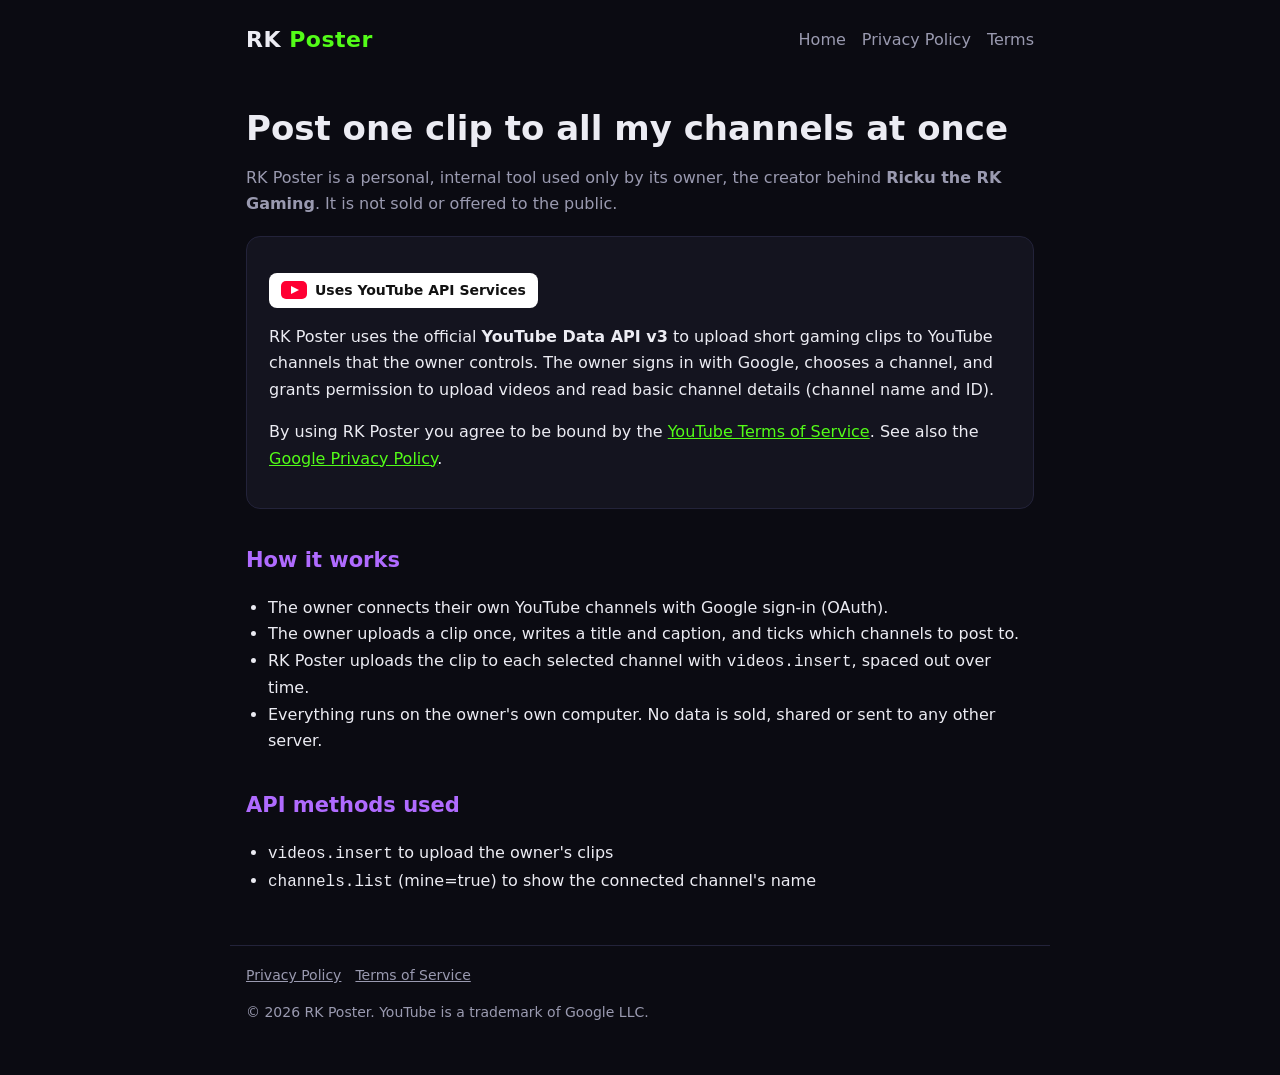
<file: index.html>
<!doctype html>
<html lang="en">
<head>
<meta charset="utf-8">
<meta name="viewport" content="width=device-width,initial-scale=1">
<title>RK Poster</title>
<link rel="stylesheet" href="style.css">
</head>
<body>
<header>
  <a class="logo" href="index.html">RK <span>Poster</span></a>
  <nav><a href="index.html">Home</a><a href="privacy.html">Privacy Policy</a><a href="terms.html">Terms</a></nav>
</header>
<main>
  <h1>Post one clip to all my channels at once</h1>
  <p class="muted">RK Poster is a personal, internal tool used only by its owner, the creator behind
  <b>Ricku the RK Gaming</b>. It is not sold or offered to the public.</p>

  <div class="card">
    <p><span class="yt"><i></i>Uses YouTube API Services</span></p>
    <p>RK Poster uses the official <b>YouTube Data API v3</b> to upload short gaming clips to YouTube channels
    that the owner controls. The owner signs in with Google, chooses a channel, and grants permission to
    upload videos and read basic channel details (channel name and ID).</p>
    <p>By using RK Poster you agree to be bound by the
    <a href="https://www.youtube.com/t/terms" target="_blank" rel="noopener">YouTube Terms of Service</a>.
    See also the <a href="https://policies.google.com/privacy" target="_blank" rel="noopener">Google Privacy Policy</a>.</p>
  </div>

  <h2>How it works</h2>
  <ul>
    <li>The owner connects their own YouTube channels with Google sign-in (OAuth).</li>
    <li>The owner uploads a clip once, writes a title and caption, and ticks which channels to post to.</li>
    <li>RK Poster uploads the clip to each selected channel with <code>videos.insert</code>, spaced out over time.</li>
    <li>Everything runs on the owner's own computer. No data is sold, shared or sent to any other server.</li>
  </ul>

  <h2>API methods used</h2>
  <ul>
    <li><code>videos.insert</code> to upload the owner's clips</li>
    <li><code>channels.list</code> (mine=true) to show the connected channel's name</li>
  </ul>
</main>
<footer>
  <a href="privacy.html">Privacy Policy</a><a href="terms.html">Terms of Service</a>
  <p>© 2026 RK Poster. YouTube is a trademark of Google LLC.</p>
</footer>
</body>
</html>
</file>
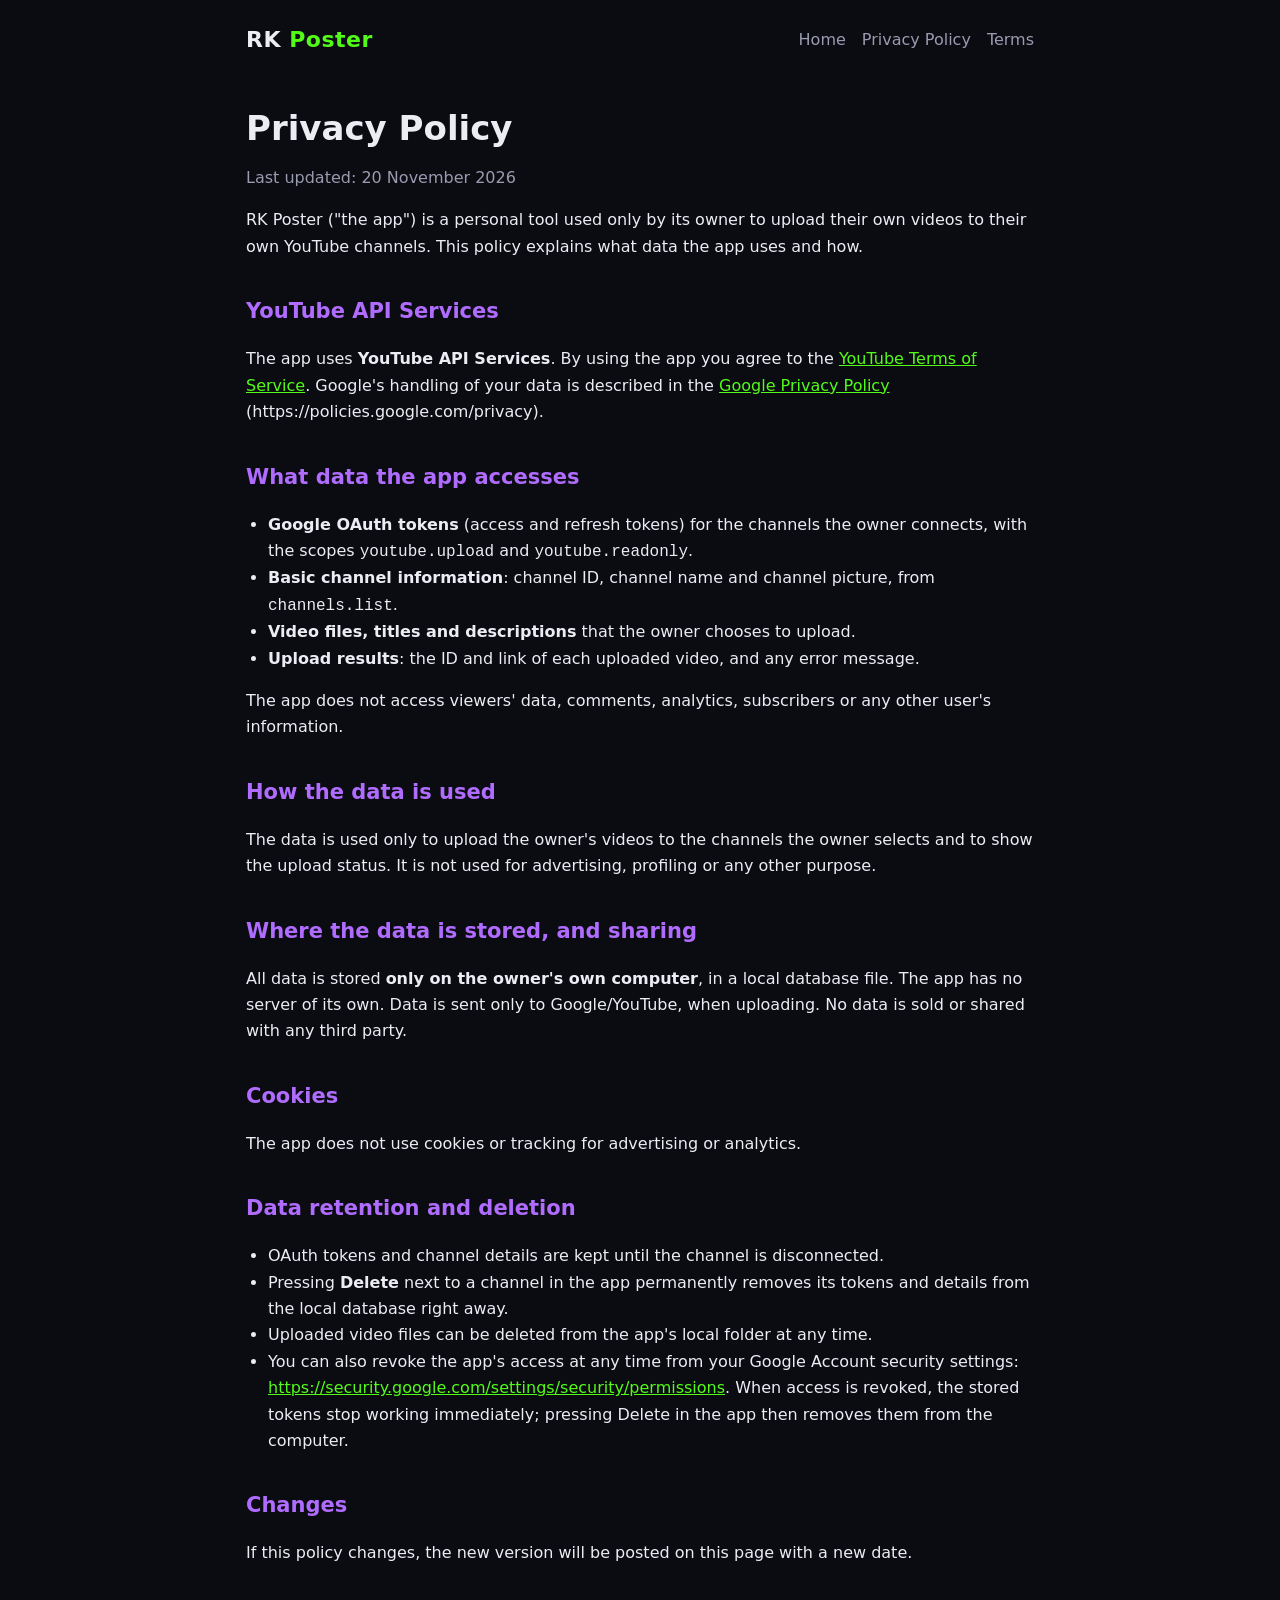
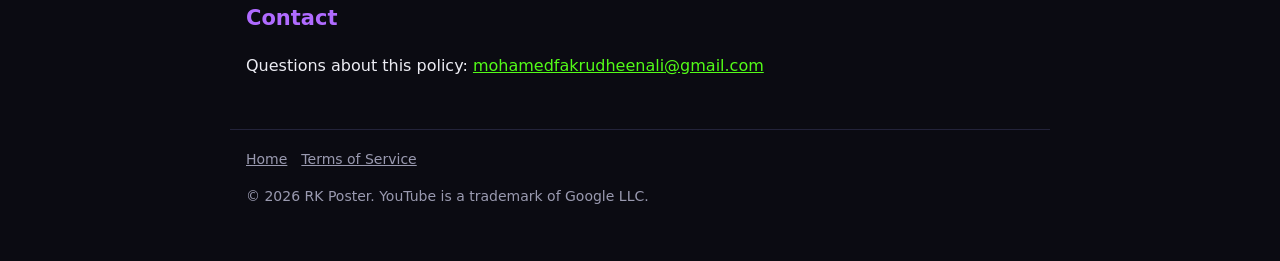
<file: privacy.html>
<!doctype html>
<html lang="en">
<head>
<meta charset="utf-8">
<meta name="viewport" content="width=device-width,initial-scale=1">
<title>Privacy Policy · RK Poster</title>
<link rel="stylesheet" href="style.css">
</head>
<body>
<header>
  <a class="logo" href="index.html">RK <span>Poster</span></a>
  <nav><a href="index.html">Home</a><a href="privacy.html">Privacy Policy</a><a href="terms.html">Terms</a></nav>
</header>
<main>
  <h1>Privacy Policy</h1>
  <p class="muted">Last updated: 20 November 2026</p>

  <p>RK Poster ("the app") is a personal tool used only by its owner to upload their own videos to
  their own YouTube channels. This policy explains what data the app uses and how.</p>

  <h2>YouTube API Services</h2>
  <p>The app uses <b>YouTube API Services</b>. By using the app you agree to the
  <a href="https://www.youtube.com/t/terms" target="_blank" rel="noopener">YouTube Terms of Service</a>.
  Google's handling of your data is described in the
  <a href="https://policies.google.com/privacy" target="_blank" rel="noopener">Google Privacy Policy</a>
  (https://policies.google.com/privacy).</p>

  <h2>What data the app accesses</h2>
  <ul>
    <li><b>Google OAuth tokens</b> (access and refresh tokens) for the channels the owner connects, with the scopes
    <code>youtube.upload</code> and <code>youtube.readonly</code>.</li>
    <li><b>Basic channel information</b>: channel ID, channel name and channel picture, from <code>channels.list</code>.</li>
    <li><b>Video files, titles and descriptions</b> that the owner chooses to upload.</li>
    <li><b>Upload results</b>: the ID and link of each uploaded video, and any error message.</li>
  </ul>
  <p>The app does not access viewers' data, comments, analytics, subscribers or any other user's information.</p>

  <h2>How the data is used</h2>
  <p>The data is used only to upload the owner's videos to the channels the owner selects and to show
  the upload status. It is not used for advertising, profiling or any other purpose.</p>

  <h2>Where the data is stored, and sharing</h2>
  <p>All data is stored <b>only on the owner's own computer</b>, in a local database file. The app has no
  server of its own. Data is sent only to Google/YouTube, when uploading. No data is sold or shared
  with any third party.</p>

  <h2>Cookies</h2>
  <p>The app does not use cookies or tracking for advertising or analytics.</p>

  <h2>Data retention and deletion</h2>
  <ul>
    <li>OAuth tokens and channel details are kept until the channel is disconnected.</li>
    <li>Pressing <b>Delete</b> next to a channel in the app permanently removes its tokens and details from the
    local database right away.</li>
    <li>Uploaded video files can be deleted from the app's local folder at any time.</li>
    <li>You can also revoke the app's access at any time from your Google Account security settings:
    <a href="https://security.google.com/settings/security/permissions" target="_blank" rel="noopener">https://security.google.com/settings/security/permissions</a>.
    When access is revoked, the stored tokens stop working immediately; pressing Delete in the app then removes them from the computer.</li>
  </ul>

  <h2>Changes</h2>
  <p>If this policy changes, the new version will be posted on this page with a new date.</p>

  <h2>Contact</h2>
  <p>Questions about this policy: <a href="mailto:mohamedfakrudheenali@gmail.com">mohamedfakrudheenali@gmail.com</a></p>
</main>
<footer>
  <a href="index.html">Home</a><a href="terms.html">Terms of Service</a>
  <p>© 2026 RK Poster. YouTube is a trademark of Google LLC.</p>
</footer>
</body>
</html>
</file>
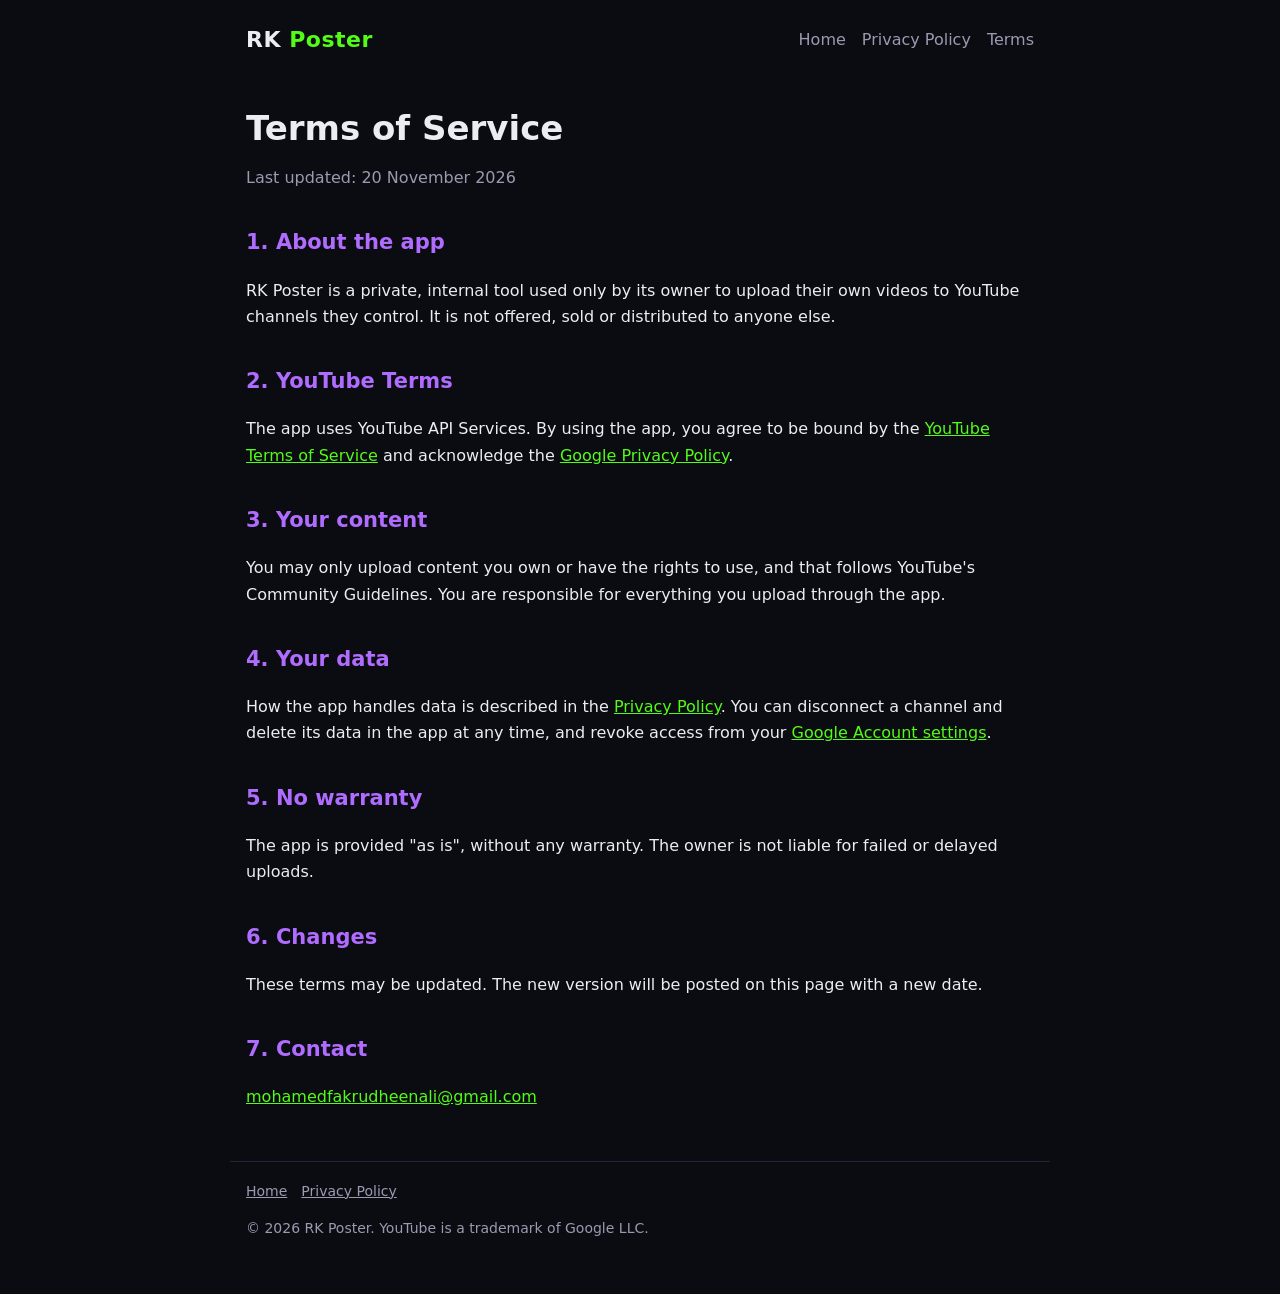
<file: terms.html>
<!doctype html>
<html lang="en">
<head>
<meta charset="utf-8">
<meta name="viewport" content="width=device-width,initial-scale=1">
<title>Terms of Service · RK Poster</title>
<link rel="stylesheet" href="style.css">
</head>
<body>
<header>
  <a class="logo" href="index.html">RK <span>Poster</span></a>
  <nav><a href="index.html">Home</a><a href="privacy.html">Privacy Policy</a><a href="terms.html">Terms</a></nav>
</header>
<main>
  <h1>Terms of Service</h1>
  <p class="muted">Last updated: 20 November 2026</p>

  <h2>1. About the app</h2>
  <p>RK Poster is a private, internal tool used only by its owner to upload their own videos to YouTube
  channels they control. It is not offered, sold or distributed to anyone else.</p>

  <h2>2. YouTube Terms</h2>
  <p>The app uses YouTube API Services. By using the app, you agree to be bound by the
  <a href="https://www.youtube.com/t/terms" target="_blank" rel="noopener">YouTube Terms of Service</a>
  and acknowledge the <a href="https://policies.google.com/privacy" target="_blank" rel="noopener">Google Privacy Policy</a>.</p>

  <h2>3. Your content</h2>
  <p>You may only upload content you own or have the rights to use, and that follows YouTube's
  Community Guidelines. You are responsible for everything you upload through the app.</p>

  <h2>4. Your data</h2>
  <p>How the app handles data is described in the <a href="privacy.html">Privacy Policy</a>.
  You can disconnect a channel and delete its data in the app at any time, and revoke access from your
  <a href="https://security.google.com/settings/security/permissions" target="_blank" rel="noopener">Google Account settings</a>.</p>

  <h2>5. No warranty</h2>
  <p>The app is provided "as is", without any warranty. The owner is not liable for failed or delayed uploads.</p>

  <h2>6. Changes</h2>
  <p>These terms may be updated. The new version will be posted on this page with a new date.</p>

  <h2>7. Contact</h2>
  <p><a href="mailto:mohamedfakrudheenali@gmail.com">mohamedfakrudheenali@gmail.com</a></p>
</main>
<footer>
  <a href="index.html">Home</a><a href="privacy.html">Privacy Policy</a>
  <p>© 2026 RK Poster. YouTube is a trademark of Google LLC.</p>
</footer>
</body>
</html>
</file>
<file: style.css>
:root{--bg:#0b0b12;--panel:#14141f;--text:#ececf3;--muted:#9a9ab0;--green:#53fc18;--purple:#b06bff;--red:#ff0033}
*{box-sizing:border-box}
body{margin:0;background:var(--bg);color:var(--text);font:16px/1.65 Inter,system-ui,Segoe UI,Arial,sans-serif}
a{color:var(--green)}
header,main,footer{max-width:820px;margin:0 auto;padding:0 16px}
header{display:flex;justify-content:space-between;align-items:center;padding-top:22px;padding-bottom:22px;flex-wrap:wrap;gap:10px}
.logo{font-weight:800;font-size:22px;letter-spacing:.5px;color:var(--text);text-decoration:none}
.logo span{color:var(--green)}
nav a{margin-left:16px;color:var(--muted);text-decoration:none}
nav a:hover{color:var(--text)}
h1{font-size:34px;line-height:1.2;margin:28px 0 10px}
h2{margin-top:34px;font-size:21px;color:var(--purple)}
.card{background:var(--panel);border:1px solid #23233a;border-radius:14px;padding:20px 22px;margin:18px 0}
.yt{display:inline-flex;align-items:center;gap:8px;background:#fff;color:#111;border-radius:8px;padding:6px 12px;font-weight:700;font-size:14px}
.yt i{display:inline-block;width:26px;height:18px;background:var(--red);border-radius:5px;position:relative}
.yt i:after{content:"";position:absolute;left:10px;top:5px;border-left:8px solid #fff;border-top:4px solid transparent;border-bottom:4px solid transparent}
.muted{color:var(--muted)}
footer{border-top:1px solid #23233a;margin-top:50px;padding-top:18px;padding-bottom:40px;color:var(--muted);font-size:14px}
footer a{color:var(--muted);margin-right:14px}
ul{padding-left:22px}
</file>
